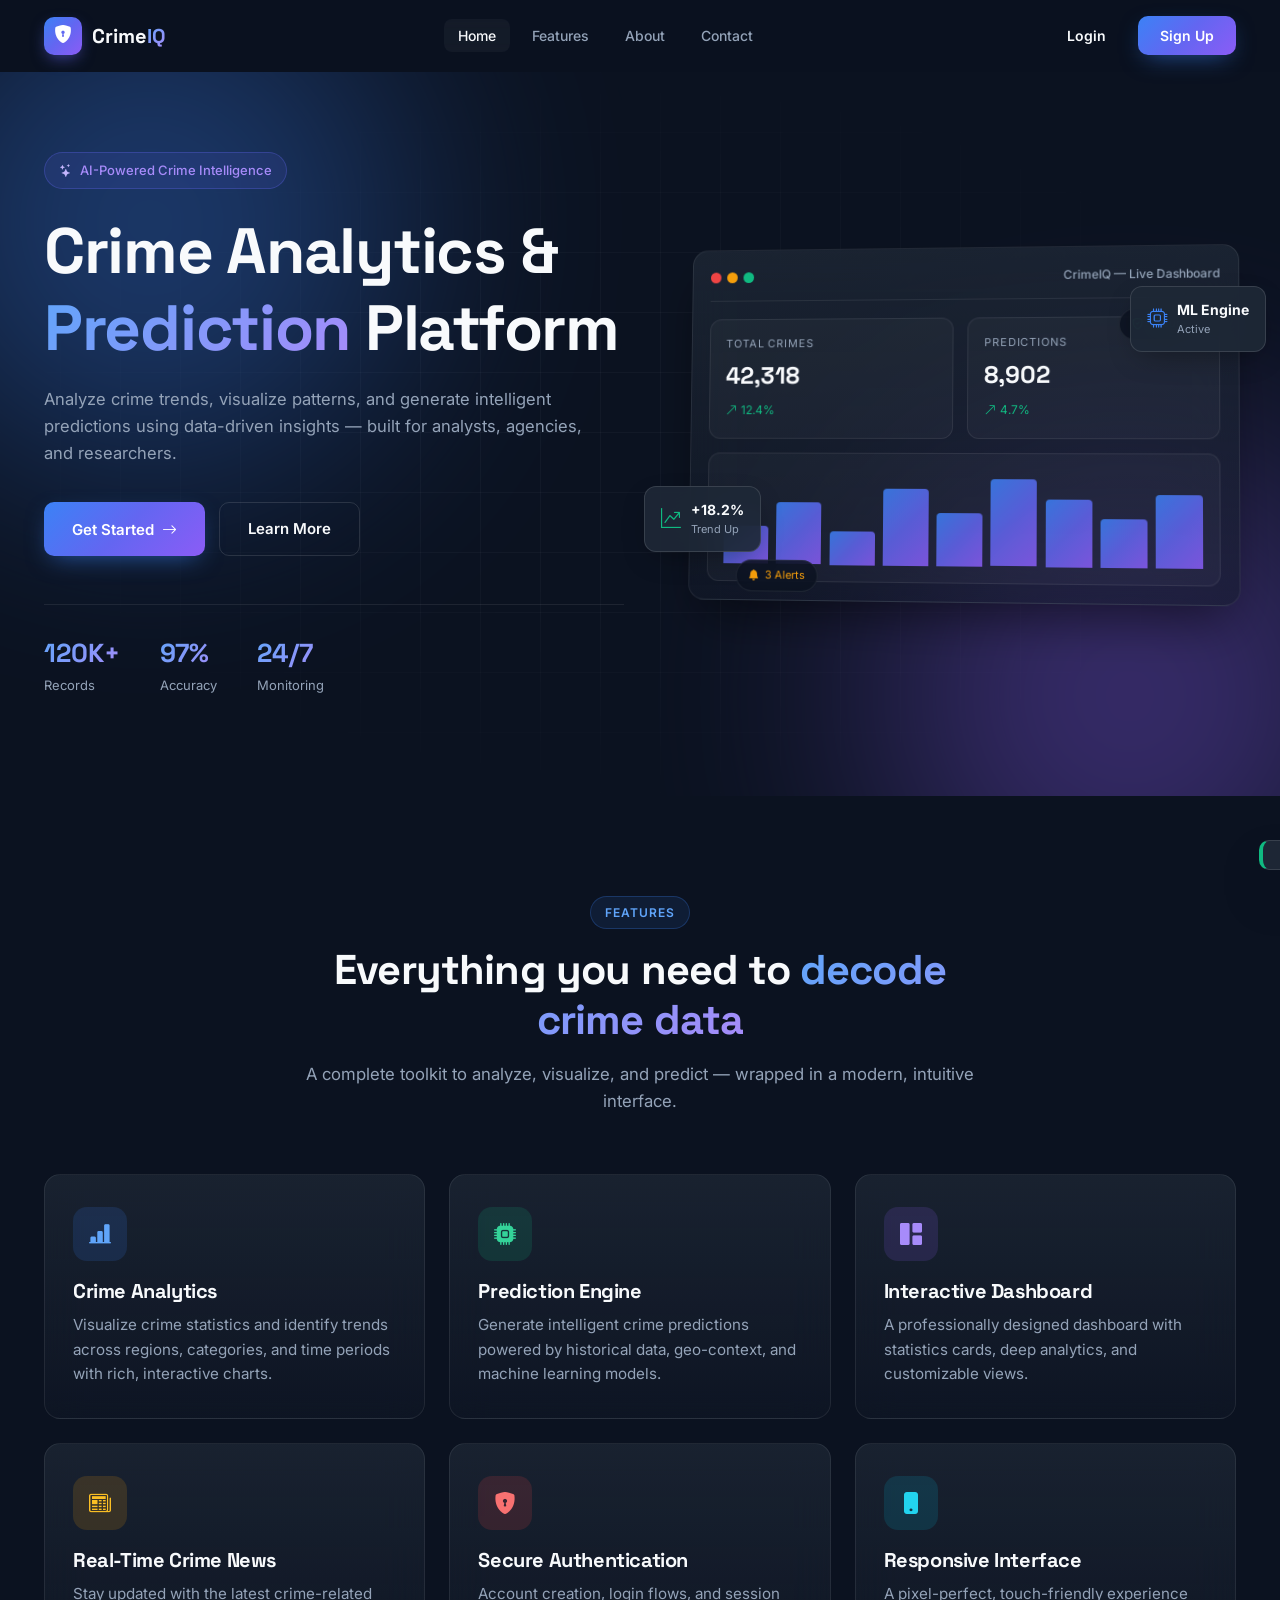
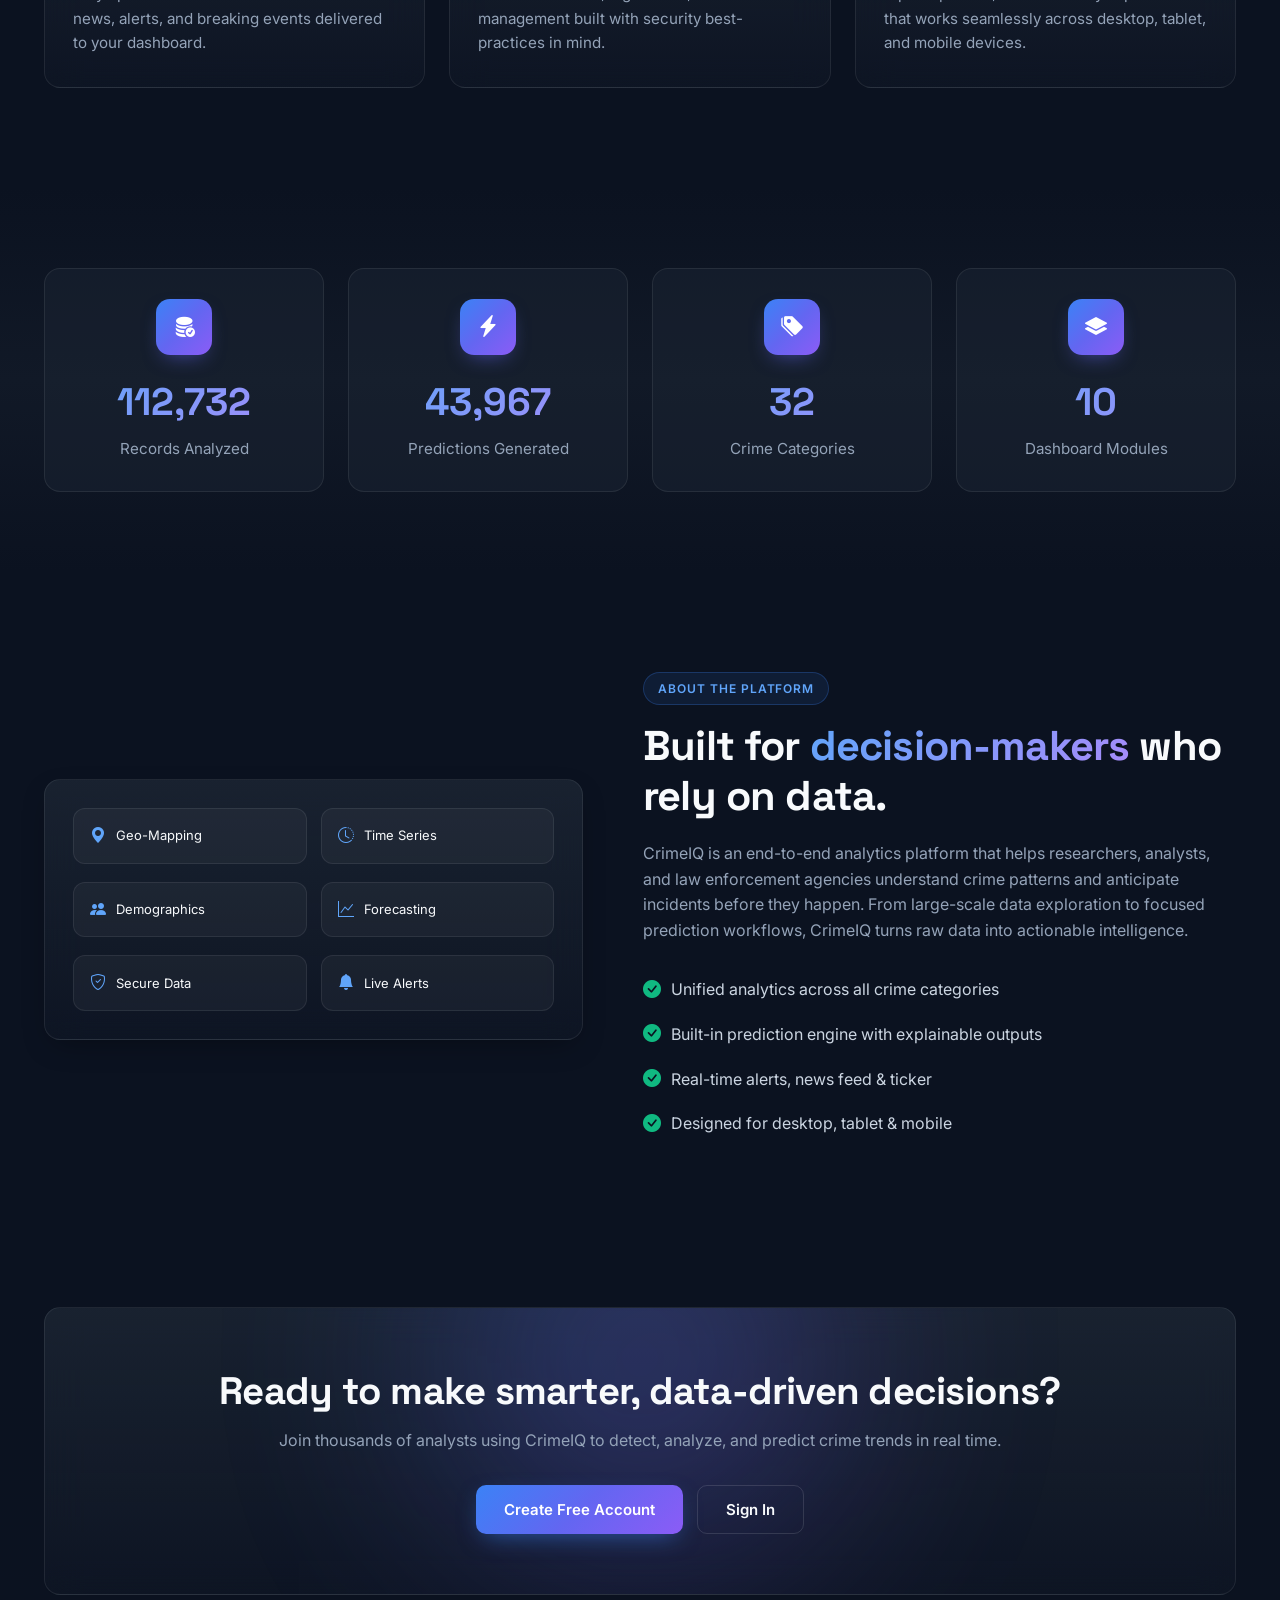
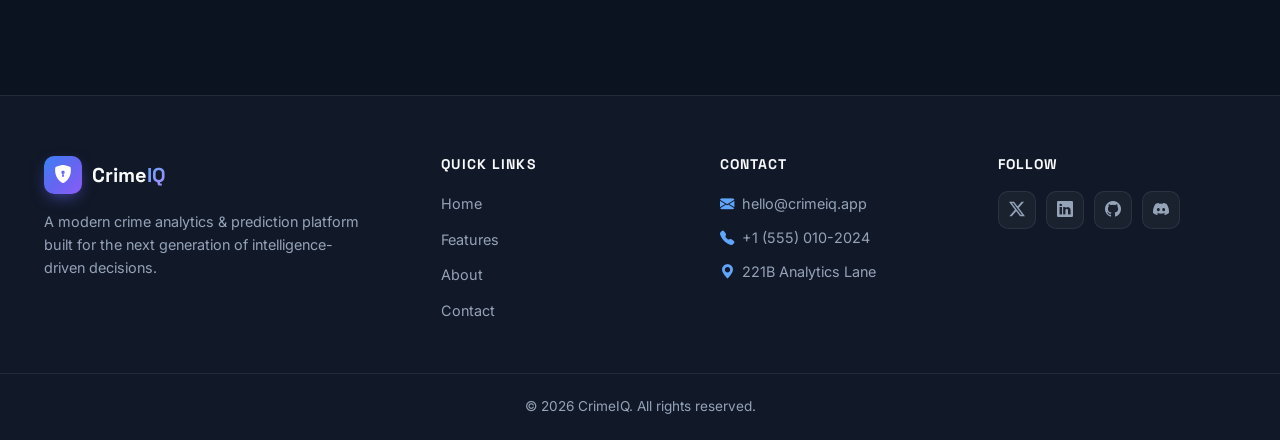
<file: index.html>
<!DOCTYPE html>
<html lang="en">
<head>
  <meta charset="UTF-8" />
  <meta name="viewport" content="width=device-width, initial-scale=1.0" />
  <title>CrimeIQ — Crime Analytics & Prediction Platform</title>
  <link rel="stylesheet" href="/styles/index.css" />
  <link rel="preconnect" href="https://fonts.googleapis.com">
  <link rel="preconnect" href="https://fonts.gstatic.com" crossorigin>
  <link href="https://fonts.googleapis.com/css2?family=Inter:wght@300;400;500;600;700;800&family=Space+Grotesk:wght@500;600;700&display=swap" rel="stylesheet">
  <link rel="stylesheet" href="https://cdn.jsdelivr.net/npm/bootstrap-icons@1.11.3/font/bootstrap-icons.css">
  <link rel="stylesheet" href="https://unpkg.com/aos@2.3.4/dist/aos.css" />
</head>
<body>

  <!-- ===================== NAVBAR ===================== -->
  <nav class="navbar" id="navbar">
    <div class="nav-container">
      <a href="#home" class="brand">
        <span class="brand-icon"><i class="bi bi-shield-lock-fill"></i></span>
        <span class="brand-name">Crime<span>IQ</span></span>
      </a>

      <ul class="nav-links" id="navLinks">
        <li><a href="#home" class="nav-link active">Home</a></li>
        <li><a href="#features" class="nav-link">Features</a></li>
        <li><a href="#about" class="nav-link">About</a></li>
        <li><a href="#contact" class="nav-link">Contact</a></li>
      </ul>

      <div class="nav-actions">
        <button class="btn btn-ghost" id="openLoginBtn">Login</button>
        <button class="btn btn-primary" id="openSignupBtn">Sign Up</button>
        <button class="hamburger" id="hamburger" aria-label="menu">
          <i class="bi bi-list"></i>
        </button>
      </div>
    </div>
  </nav>

  <!-- ===================== HERO ===================== -->
  <header class="hero" id="home">
    <div class="hero-bg">
      <div class="grid-overlay"></div>
      <div class="glow glow-1"></div>
      <div class="glow glow-2"></div>
    </div>

    <div class="container hero-container">
      <div class="hero-content" data-aos="fade-right">
        <span class="hero-badge">
          <i class="bi bi-stars"></i> AI-Powered Crime Intelligence
        </span>
        <h1 class="hero-title">
          Crime Analytics & <span class="gradient-text">Prediction</span> Platform
        </h1>
        <p class="hero-sub">
          Analyze crime trends, visualize patterns, and generate intelligent predictions using data-driven insights — built for analysts, agencies, and researchers.
        </p>
        <div class="hero-buttons">
          <button class="btn btn-primary btn-lg" id="heroStartBtn">
            Get Started <i class="bi bi-arrow-right"></i>
          </button>
          <a href="#features" class="btn btn-outline btn-lg">
            Learn More
          </a>
        </div>

        <div class="hero-stats">
          <div>
            <strong>120K+</strong>
            <span>Records</span>
          </div>
          <div>
            <strong>97%</strong>
            <span>Accuracy</span>
          </div>
          <div>
            <strong>24/7</strong>
            <span>Monitoring</span>
          </div>
        </div>
      </div>

      <div class="hero-visual" data-aos="fade-left">
        <div class="dashboard-mock glass">
          <div class="mock-header">
            <div class="dots">
              <span></span><span></span><span></span>
            </div>
            <div class="mock-title">CrimeIQ — Live Dashboard</div>
          </div>
          <div class="mock-body">
            <div class="mock-card mock-card-1">
              <div class="mock-card-label">Total Crimes</div>
              <div class="mock-card-value">42,318</div>
              <div class="mock-trend up"><i class="bi bi-arrow-up-right"></i> 12.4%</div>
            </div>
            <div class="mock-card mock-card-2">
              <div class="mock-card-label">Predictions</div>
              <div class="mock-card-value">8,902</div>
              <div class="mock-trend up"><i class="bi bi-arrow-up-right"></i> 4.7%</div>
            </div>
            <div class="mock-chart">
              <div class="bars">
                <span style="--h: 40%"></span>
                <span style="--h: 65%"></span>
                <span style="--h: 35%"></span>
                <span style="--h: 80%"></span>
                <span style="--h: 55%"></span>
                <span style="--h: 90%"></span>
                <span style="--h: 70%"></span>
                <span style="--h: 50%"></span>
                <span style="--h: 75%"></span>
              </div>
            </div>
            <div class="mock-pill mock-pill-1"><i class="bi bi-shield-check"></i> Secure</div>
            <div class="mock-pill mock-pill-2"><i class="bi bi-bell-fill"></i> 3 Alerts</div>
          </div>
        </div>
        <div class="floating-card floating-1">
          <i class="bi bi-graph-up-arrow"></i>
          <div>
            <strong>+18.2%</strong>
            <span>Trend Up</span>
          </div>
        </div>
        <div class="floating-card floating-2">
          <i class="bi bi-cpu"></i>
          <div>
            <strong>ML Engine</strong>
            <span>Active</span>
          </div>
        </div>
      </div>
    </div>
  </header>

  <!-- ===================== FEATURES ===================== -->
  <section class="section" id="features">
    <div class="container">
      <div class="section-head" data-aos="fade-up">
        <span class="eyebrow">Features</span>
        <h2 class="section-title">Everything you need to <span class="gradient-text">decode crime data</span></h2>
        <p class="section-sub">A complete toolkit to analyze, visualize, and predict — wrapped in a modern, intuitive interface.</p>
      </div>

      <div class="features-grid">
        <div class="feature-card glass" data-aos="fade-up" data-aos-delay="0">
          <div class="feature-icon icon-blue"><i class="bi bi-bar-chart-line-fill"></i></div>
          <h3>Crime Analytics</h3>
          <p>Visualize crime statistics and identify trends across regions, categories, and time periods with rich, interactive charts.</p>
        </div>
        <div class="feature-card glass" data-aos="fade-up" data-aos-delay="100">
          <div class="feature-icon icon-green"><i class="bi bi-cpu-fill"></i></div>
          <h3>Prediction Engine</h3>
          <p>Generate intelligent crime predictions powered by historical data, geo-context, and machine learning models.</p>
        </div>
        <div class="feature-card glass" data-aos="fade-up" data-aos-delay="200">
          <div class="feature-icon icon-purple"><i class="bi bi-grid-1x2-fill"></i></div>
          <h3>Interactive Dashboard</h3>
          <p>A professionally designed dashboard with statistics cards, deep analytics, and customizable views.</p>
        </div>
        <div class="feature-card glass" data-aos="fade-up" data-aos-delay="0">
          <div class="feature-icon icon-orange"><i class="bi bi-newspaper"></i></div>
          <h3>Real-Time Crime News</h3>
          <p>Stay updated with the latest crime-related news, alerts, and breaking events delivered to your dashboard.</p>
        </div>
        <div class="feature-card glass" data-aos="fade-up" data-aos-delay="100">
          <div class="feature-icon icon-red"><i class="bi bi-shield-lock-fill"></i></div>
          <h3>Secure Authentication</h3>
          <p>Account creation, login flows, and session management built with security best-practices in mind.</p>
        </div>
        <div class="feature-card glass" data-aos="fade-up" data-aos-delay="200">
          <div class="feature-icon icon-cyan"><i class="bi bi-phone-fill"></i></div>
          <h3>Responsive Interface</h3>
          <p>A pixel-perfect, touch-friendly experience that works seamlessly across desktop, tablet, and mobile devices.</p>
        </div>
      </div>
    </div>
  </section>

  <!-- ===================== STATISTICS ===================== -->
  <section class="section stats-section">
    <div class="container">
      <div class="stats-grid">
        <div class="stat-block" data-aos="zoom-in">
          <div class="stat-icon"><i class="bi bi-database-fill-check"></i></div>
          <div class="stat-num" data-target="125430">0</div>
          <div class="stat-label">Records Analyzed</div>
        </div>
        <div class="stat-block" data-aos="zoom-in" data-aos-delay="100">
          <div class="stat-icon"><i class="bi bi-lightning-charge-fill"></i></div>
          <div class="stat-num" data-target="48920">0</div>
          <div class="stat-label">Predictions Generated</div>
        </div>
        <div class="stat-block" data-aos="zoom-in" data-aos-delay="200">
          <div class="stat-icon"><i class="bi bi-tags-fill"></i></div>
          <div class="stat-num" data-target="36">0</div>
          <div class="stat-label">Crime Categories</div>
        </div>
        <div class="stat-block" data-aos="zoom-in" data-aos-delay="300">
          <div class="stat-icon"><i class="bi bi-layers-fill"></i></div>
          <div class="stat-num" data-target="12">0</div>
          <div class="stat-label">Dashboard Modules</div>
        </div>
      </div>
    </div>
  </section>

  <!-- ===================== ABOUT ===================== -->
  <section class="section" id="about">
    <div class="container about-grid">
      <div class="about-visual" data-aos="fade-right">
        <div class="about-illustration glass">
          <div class="about-row">
            <div class="about-chip"><i class="bi bi-geo-alt-fill"></i> Geo-Mapping</div>
            <div class="about-chip"><i class="bi bi-clock-history"></i> Time Series</div>
          </div>
          <div class="about-row">
            <div class="about-chip"><i class="bi bi-people-fill"></i> Demographics</div>
            <div class="about-chip"><i class="bi bi-graph-up"></i> Forecasting</div>
          </div>
          <div class="about-row">
            <div class="about-chip"><i class="bi bi-shield-check"></i> Secure Data</div>
            <div class="about-chip"><i class="bi bi-bell-fill"></i> Live Alerts</div>
          </div>
        </div>
      </div>
      <div class="about-content" data-aos="fade-left">
        <span class="eyebrow">About the Platform</span>
        <h2 class="section-title">Built for <span class="gradient-text">decision-makers</span> who rely on data.</h2>
        <p>
          CrimeIQ is an end-to-end analytics platform that helps researchers, analysts, and law enforcement agencies understand crime patterns and anticipate incidents before they happen. From large-scale data exploration to focused prediction workflows, CrimeIQ turns raw data into actionable intelligence.
        </p>
        <ul class="about-list">
          <li><i class="bi bi-check-circle-fill"></i> Unified analytics across all crime categories</li>
          <li><i class="bi bi-check-circle-fill"></i> Built-in prediction engine with explainable outputs</li>
          <li><i class="bi bi-check-circle-fill"></i> Real-time alerts, news feed & ticker</li>
          <li><i class="bi bi-check-circle-fill"></i> Designed for desktop, tablet & mobile</li>
        </ul>
      </div>
    </div>
  </section>

  <!-- ===================== CTA ===================== -->
  <section class="cta-section" id="contact">
    <div class="container">
      <div class="cta-box glass" data-aos="zoom-in">
        <div class="cta-glow"></div>
        <h2>Ready to make smarter, data-driven decisions?</h2>
        <p>Join thousands of analysts using CrimeIQ to detect, analyze, and predict crime trends in real time.</p>
        <div class="cta-buttons">
          <button class="btn btn-primary btn-lg" id="ctaSignupBtn">Create Free Account</button>
          <button class="btn btn-outline btn-lg" id="ctaLoginBtn">Sign In</button>
        </div>
      </div>
    </div>
  </section>

  <!-- ===================== FOOTER ===================== -->
  <footer class="footer">
    <div class="container footer-grid">
      <div>
        <a href="#home" class="brand">
          <span class="brand-icon"><i class="bi bi-shield-lock-fill"></i></span>
          <span class="brand-name">Crime<span>IQ</span></span>
        </a>
        <p class="footer-about">A modern crime analytics & prediction platform built for the next generation of intelligence-driven decisions.</p>
      </div>
      <div>
        <h4>Quick Links</h4>
        <ul>
          <li><a href="#home">Home</a></li>
          <li><a href="#features">Features</a></li>
          <li><a href="#about">About</a></li>
          <li><a href="#contact">Contact</a></li>
        </ul>
      </div>
      <div>
        <h4>Contact</h4>
        <ul class="footer-contact">
          <li><i class="bi bi-envelope-fill"></i> hello@crimeiq.app</li>
          <li><i class="bi bi-telephone-fill"></i> +1 (555) 010-2024</li>
          <li><i class="bi bi-geo-alt-fill"></i> 221B Analytics Lane</li>
        </ul>
      </div>
      <div>
        <h4>Follow</h4>
        <div class="socials">
          <a href="#" aria-label="Twitter"><i class="bi bi-twitter-x"></i></a>
          <a href="#" aria-label="LinkedIn"><i class="bi bi-linkedin"></i></a>
          <a href="#" aria-label="Github"><i class="bi bi-github"></i></a>
          <a href="#" aria-label="Discord"><i class="bi bi-discord"></i></a>
        </div>
      </div>
    </div>
    <div class="footer-bottom">
      <p>© <span id="year"></span> CrimeIQ. All rights reserved.</p>
    </div>
  </footer>

  <!-- ===================== AUTH MODAL ===================== -->
  <div class="modal-overlay" id="authModal" aria-hidden="true">
    <div class="modal glass" role="dialog" aria-modal="true">
      <button class="modal-close" id="closeModalBtn" aria-label="Close"><i class="bi bi-x-lg"></i></button>

      <div class="modal-tabs">
        <button class="modal-tab active" data-tab="login">Login</button>
        <button class="modal-tab" data-tab="signup">Sign Up</button>
      </div>

      <!-- LOGIN FORM -->
      <form id="loginForm" class="auth-form active" novalidate>
        <div class="form-head">
          <h3>Welcome back 👋</h3>
          <p>Sign in to continue to your dashboard.</p>
        </div>

        <div class="form-group">
          <label>Email</label>
          <div class="input-wrap">
            <i class="bi bi-envelope-fill"></i>
            <input type="email" id="loginEmail" placeholder="you@example.com" required />
          </div>
        </div>
        <div class="form-group">
          <label>Password</label>
          <div class="input-wrap">
            <i class="bi bi-lock-fill"></i>
            <input type="password" id="loginPassword" placeholder="••••••••" required />
            <button type="button" class="toggle-pass" data-target="loginPassword"><i class="bi bi-eye"></i></button>
          </div>
        </div>

        <div class="form-options">
          <label class="checkbox"><input type="checkbox" /> <span>Remember me</span></label>
          <a href="#" class="forgot">Forgot password?</a>
        </div>

        <div class="form-msg" id="loginMsg"></div>

        <button type="submit" class="btn btn-primary btn-block">Login <i class="bi bi-arrow-right"></i></button>
        <p class="switch-text">Don't have an account? <a href="#" class="switch-to" data-tab="signup">Sign up</a></p>
      </form>

      <!-- SIGNUP FORM -->
      <form id="signupForm" class="auth-form" novalidate>
        <div class="form-head">
          <h3>Create your account</h3>
          <p>Start exploring crime intelligence in minutes.</p>
        </div>

        <div class="form-group">
          <label>Full Name</label>
          <div class="input-wrap">
            <i class="bi bi-person-fill"></i>
            <input type="text" id="signupName" placeholder="Jane Doe" required />
          </div>
        </div>
        <div class="form-group">
          <label>Email</label>
          <div class="input-wrap">
            <i class="bi bi-envelope-fill"></i>
            <input type="email" id="signupEmail" placeholder="you@example.com" required />
          </div>
        </div>
        <div class="form-row">
          <div class="form-group">
            <label>Password</label>
            <div class="input-wrap">
              <i class="bi bi-lock-fill"></i>
              <input type="password" id="signupPassword" placeholder="••••••••" required />
              <button type="button" class="toggle-pass" data-target="signupPassword"><i class="bi bi-eye"></i></button>
            </div>
          </div>
          <div class="form-group">
            <label>Confirm</label>
            <div class="input-wrap">
              <i class="bi bi-shield-lock-fill"></i>
              <input type="password" id="signupConfirm" placeholder="••••••••" required />
            </div>
          </div>
        </div>

        <div class="form-msg" id="signupMsg"></div>

        <button type="submit" class="btn btn-primary btn-block">Create Account <i class="bi bi-arrow-right"></i></button>
        <p class="switch-text">Already have an account? <a href="#" class="switch-to" data-tab="login">Login</a></p>
      </form>
    </div>
  </div>

  <!-- Toast -->
  <div class="toast" id="toast"></div>

  <script src="https://unpkg.com/aos@2.3.4/dist/aos.js"></script>
  <script src="/scripts/index.js"></script>
</body>
</html>
</file>
<file: styles/index.css>
/* ============= ROOT & RESET ============= */
:root {
  --bg: #0B1220;
  --bg-2: #111827;
  --card: #1F2937;
  --card-2: #182236;
  --border: rgba(255, 255, 255, 0.08);
  --border-2: rgba(255, 255, 255, 0.12);
  --text: #F8FAFC;
  --muted: #94A3B8;
  --accent: #3B82F6;
  --accent-2: #6366F1;
  --success: #10B981;
  --warning: #F59E0B;
  --danger: #EF4444;
  --radius: 16px;
  --radius-sm: 10px;
  --shadow-lg: 0 25px 50px -12px rgba(0,0,0,0.5);
  --shadow-md: 0 10px 30px -10px rgba(0,0,0,0.4);
  --grad-primary: linear-gradient(135deg, #3B82F6 0%, #6366F1 50%, #8B5CF6 100%);
  --grad-text: linear-gradient(135deg, #60A5FA 0%, #A78BFA 100%);
  --trans: 0.3s cubic-bezier(0.4, 0, 0.2, 1);
}

* { margin: 0; padding: 0; box-sizing: border-box; }

html { scroll-behavior: smooth; }

body {
  font-family: 'Inter', system-ui, -apple-system, sans-serif;
  background: var(--bg);
  color: var(--text);
  line-height: 1.6;
  overflow-x: hidden;
  -webkit-font-smoothing: antialiased;
}

h1, h2, h3, h4 { font-family: 'Space Grotesk', 'Inter', sans-serif; letter-spacing: -0.02em; line-height: 1.2; }

a { color: inherit; text-decoration: none; }
ul { list-style: none; }
img, svg { display: block; max-width: 100%; }

.container { width: 100%; max-width: 1240px; margin: 0 auto; padding: 0 24px; }

/* ============= UTILS ============= */
.glass {
  background: linear-gradient(180deg, rgba(31, 41, 55, 0.7), rgba(17, 24, 39, 0.55));
  backdrop-filter: blur(20px);
  -webkit-backdrop-filter: blur(20px);
  border: 1px solid var(--border);
  border-radius: var(--radius);
}

.gradient-text {
  background: var(--grad-text);
  -webkit-background-clip: text;
  background-clip: text;
  -webkit-text-fill-color: transparent;
}

.eyebrow {
  display: inline-block;
  padding: 6px 14px;
  background: rgba(59, 130, 246, 0.1);
  color: #60A5FA;
  border: 1px solid rgba(59, 130, 246, 0.25);
  border-radius: 999px;
  font-size: 12px;
  font-weight: 600;
  letter-spacing: 0.08em;
  text-transform: uppercase;
  margin-bottom: 16px;
}

/* ============= BUTTONS ============= */
.btn {
  display: inline-flex;
  align-items: center;
  justify-content: center;
  gap: 8px;
  padding: 11px 22px;
  font-family: inherit;
  font-size: 14px;
  font-weight: 600;
  border: none;
  border-radius: var(--radius-sm);
  cursor: pointer;
  transition: var(--trans);
  white-space: nowrap;
  text-decoration: none;
}

.btn-lg { padding: 14px 28px; font-size: 15px; }
.btn-block { width: 100%; }

.btn-primary {
  background: var(--grad-primary);
  color: #fff;
  box-shadow: 0 8px 24px -8px rgba(59, 130, 246, 0.6);
}
.btn-primary:hover { transform: translateY(-2px); box-shadow: 0 14px 30px -8px rgba(99, 102, 241, 0.7); }

.btn-outline {
  background: transparent;
  color: var(--text);
  border: 1px solid var(--border-2);
}
.btn-outline:hover { background: rgba(255,255,255,0.05); border-color: var(--accent); color: #60A5FA; }

.btn-ghost {
  background: transparent;
  color: var(--text);
}
.btn-ghost:hover { color: #60A5FA; }

/* ============= NAVBAR ============= */
.navbar {
  position: sticky;
  top: 0;
  z-index: 100;
  background: rgba(11, 18, 32, 0.7);
  backdrop-filter: blur(20px);
  -webkit-backdrop-filter: blur(20px);
  border-bottom: 1px solid transparent;
  transition: var(--trans);
}
.navbar.scrolled {
  background: rgba(11, 18, 32, 0.92);
  border-bottom-color: var(--border);
}

.nav-container {
  max-width: 1240px;
  margin: 0 auto;
  padding: 16px 24px;
  display: flex;
  align-items: center;
  justify-content: space-between;
  gap: 24px;
}

.brand { display: flex; align-items: center; gap: 10px; font-weight: 700; }
.brand-icon {
  width: 38px; height: 38px;
  display: grid; place-items: center;
  background: var(--grad-primary);
  border-radius: 10px;
  color: #fff;
  font-size: 18px;
  box-shadow: 0 6px 16px -4px rgba(99, 102, 241, 0.6);
}
.brand-name { font-family: 'Space Grotesk'; font-size: 20px; }
.brand-name span { background: var(--grad-text); -webkit-background-clip: text; -webkit-text-fill-color: transparent; }

.nav-links { display: flex; gap: 8px; }
.nav-link {
  padding: 8px 14px;
  font-size: 14px;
  font-weight: 500;
  color: var(--muted);
  border-radius: 8px;
  transition: var(--trans);
}
.nav-link:hover, .nav-link.active { color: var(--text); background: rgba(255,255,255,0.04); }

.nav-actions { display: flex; align-items: center; gap: 10px; }
.hamburger {
  display: none;
  background: transparent;
  border: 1px solid var(--border);
  color: var(--text);
  font-size: 22px;
  width: 42px; height: 42px;
  border-radius: 10px;
  cursor: pointer;
}

/* ============= HERO ============= */
.hero {
  position: relative;
  padding: 80px 0 100px;
  overflow: hidden;
}

.hero-bg { position: absolute; inset: 0; z-index: 0; pointer-events: none; }
.grid-overlay {
  position: absolute; inset: 0;
  background-image:
    linear-gradient(rgba(255,255,255,0.03) 1px, transparent 1px),
    linear-gradient(90deg, rgba(255,255,255,0.03) 1px, transparent 1px);
  background-size: 60px 60px;
  mask-image: radial-gradient(ellipse at center, black 30%, transparent 75%);
  -webkit-mask-image: radial-gradient(ellipse at center, black 30%, transparent 75%);
}
.glow {
  position: absolute;
  border-radius: 50%;
  filter: blur(120px);
  opacity: 0.35;
}
.glow-1 { width: 500px; height: 500px; background: #3B82F6; top: -100px; left: -100px; }
.glow-2 { width: 500px; height: 500px; background: #8B5CF6; bottom: -150px; right: -100px; }

.hero-container {
  position: relative; z-index: 1;
  display: grid;
  grid-template-columns: 1.05fr 1fr;
  gap: 60px;
  align-items: center;
}

.hero-badge {
  display: inline-flex;
  align-items: center;
  gap: 8px;
  padding: 7px 14px;
  border-radius: 999px;
  background: rgba(99, 102, 241, 0.12);
  border: 1px solid rgba(99, 102, 241, 0.3);
  color: #A78BFA;
  font-size: 13px;
  font-weight: 500;
  margin-bottom: 24px;
}
.hero-badge i { color: #C4B5FD; }

.hero-title {
  font-size: clamp(2.4rem, 5.5vw, 4rem);
  font-weight: 700;
  margin-bottom: 20px;
}

.hero-sub {
  font-size: clamp(1rem, 1.3vw, 1.125rem);
  color: var(--muted);
  max-width: 560px;
  margin-bottom: 36px;
}

.hero-buttons { display: flex; gap: 14px; flex-wrap: wrap; margin-bottom: 48px; }

.hero-stats {
  display: flex;
  gap: 40px;
  padding-top: 28px;
  border-top: 1px solid var(--border);
}
.hero-stats > div { display: flex; flex-direction: column; }
.hero-stats strong {
  font-family: 'Space Grotesk';
  font-size: 26px;
  background: var(--grad-text);
  -webkit-background-clip: text;
  -webkit-text-fill-color: transparent;
}
.hero-stats span { font-size: 13px; color: var(--muted); }

/* Hero visual */
.hero-visual { position: relative; }
.dashboard-mock {
  padding: 18px;
  position: relative;
  box-shadow: var(--shadow-lg);
  transform: perspective(1500px) rotateY(-6deg) rotateX(3deg);
  transition: transform 0.6s ease;
}
.dashboard-mock:hover { transform: perspective(1500px) rotateY(-3deg) rotateX(1deg); }

.mock-header {
  display: flex; align-items: center; justify-content: space-between;
  padding-bottom: 14px;
  border-bottom: 1px solid var(--border);
  margin-bottom: 18px;
}
.dots { display: flex; gap: 6px; }
.dots span { width: 11px; height: 11px; border-radius: 50%; background: var(--card); }
.dots span:nth-child(1) { background: #EF4444; }
.dots span:nth-child(2) { background: #F59E0B; }
.dots span:nth-child(3) { background: #10B981; }
.mock-title { font-size: 12px; color: var(--muted); font-weight: 500; }

.mock-body {
  display: grid;
  grid-template-columns: 1fr 1fr;
  grid-gap: 14px;
  position: relative;
}
.mock-card {
  padding: 16px;
  background: rgba(255,255,255,0.03);
  border: 1px solid var(--border);
  border-radius: 12px;
}
.mock-card-label { font-size: 11px; color: var(--muted); text-transform: uppercase; letter-spacing: 0.08em; }
.mock-card-value { font-family: 'Space Grotesk'; font-size: 24px; margin-top: 4px; font-weight: 700; }
.mock-trend { font-size: 12px; margin-top: 6px; display: inline-flex; align-items: center; gap: 4px; }
.mock-trend.up { color: var(--success); }

.mock-chart {
  grid-column: 1 / -1;
  padding: 16px;
  background: rgba(255,255,255,0.03);
  border: 1px solid var(--border);
  border-radius: 12px;
  height: 130px;
}
.bars {
  display: flex;
  gap: 8px;
  align-items: flex-end;
  height: 100%;
}
.bars span {
  flex: 1;
  background: var(--grad-primary);
  border-radius: 4px 4px 0 0;
  height: var(--h);
  opacity: 0.85;
  transition: opacity 0.3s ease;
  animation: barRise 1.2s ease forwards;
  transform-origin: bottom;
}
.bars span:hover { opacity: 1; }

@keyframes barRise {
  from { transform: scaleY(0); }
  to { transform: scaleY(1); }
}

.mock-pill {
  position: absolute;
  padding: 6px 12px;
  background: rgba(11, 18, 32, 0.85);
  border: 1px solid var(--border);
  border-radius: 999px;
  font-size: 11px;
  display: inline-flex; align-items: center; gap: 6px;
  backdrop-filter: blur(10px);
}
.mock-pill-1 { top: -8px; right: 20px; color: #10B981; }
.mock-pill-2 { bottom: -10px; left: 30px; color: #F59E0B; }

.floating-card {
  position: absolute;
  background: rgba(31, 41, 55, 0.9);
  backdrop-filter: blur(20px);
  border: 1px solid var(--border-2);
  padding: 12px 16px;
  border-radius: 12px;
  display: flex; align-items: center; gap: 10px;
  box-shadow: var(--shadow-md);
  animation: floaty 4s ease-in-out infinite;
}
.floating-card i { font-size: 20px; }
.floating-card div { display: flex; flex-direction: column; }
.floating-card strong { font-size: 14px; }
.floating-card span { font-size: 11px; color: var(--muted); }
.floating-1 { bottom: 50px; left: -40px; animation-delay: 0s; }
.floating-1 i { color: var(--success); }
.floating-2 { top: 40px; right: -30px; animation-delay: 1.5s; }
.floating-2 i { color: var(--accent); }

@keyframes floaty {
  0%, 100% { transform: translateY(0); }
  50% { transform: translateY(-12px); }
}

/* ============= SECTION ============= */
.section { padding: 100px 0; position: relative; }

.section-head { text-align: center; max-width: 720px; margin: 0 auto 60px; }
.section-title { font-size: clamp(1.8rem, 3.5vw, 2.6rem); margin-bottom: 16px; }
.section-sub { color: var(--muted); font-size: 1.05rem; }

/* ============= FEATURES ============= */
.features-grid {
  display: grid;
  grid-template-columns: repeat(auto-fit, minmax(300px, 1fr));
  gap: 24px;
}
.feature-card {
  padding: 32px 28px;
  transition: var(--trans);
  position: relative;
  overflow: hidden;
}
.feature-card::before {
  content: "";
  position: absolute;
  inset: 0;
  background: radial-gradient(circle at 50% 0%, rgba(59,130,246,0.15), transparent 60%);
  opacity: 0;
  transition: var(--trans);
}
.feature-card:hover { transform: translateY(-6px); border-color: var(--border-2); }
.feature-card:hover::before { opacity: 1; }

.feature-icon {
  width: 54px; height: 54px;
  border-radius: 14px;
  display: grid; place-items: center;
  font-size: 22px;
  margin-bottom: 18px;
  position: relative;
  z-index: 1;
}
.icon-blue { background: rgba(59,130,246,0.15); color: #60A5FA; }
.icon-green { background: rgba(16,185,129,0.15); color: #34D399; }
.icon-purple { background: rgba(139,92,246,0.15); color: #A78BFA; }
.icon-orange { background: rgba(245,158,11,0.15); color: #FBBF24; }
.icon-red { background: rgba(239,68,68,0.15); color: #F87171; }
.icon-cyan { background: rgba(6,182,212,0.15); color: #22D3EE; }

.feature-card h3 { font-size: 1.25rem; margin-bottom: 10px; position: relative; z-index: 1; }
.feature-card p { color: var(--muted); font-size: 0.95rem; position: relative; z-index: 1; }

/* ============= STATS ============= */
.stats-section {
  padding: 80px 0;
  background: linear-gradient(180deg, transparent, rgba(31,41,55,0.3), transparent);
}
.stats-grid {
  display: grid;
  grid-template-columns: repeat(auto-fit, minmax(220px, 1fr));
  gap: 24px;
  text-align: center;
}
.stat-block {
  padding: 30px 20px;
  background: rgba(31,41,55,0.4);
  border: 1px solid var(--border);
  border-radius: var(--radius);
  transition: var(--trans);
}
.stat-block:hover { transform: translateY(-4px); border-color: rgba(59,130,246,0.4); }
.stat-icon {
  width: 56px; height: 56px;
  margin: 0 auto 16px;
  display: grid; place-items: center;
  border-radius: 14px;
  background: var(--grad-primary);
  color: #fff;
  font-size: 22px;
  box-shadow: 0 8px 20px -8px rgba(99,102,241,0.6);
}
.stat-num {
  font-family: 'Space Grotesk';
  font-size: 2.4rem;
  font-weight: 700;
  background: var(--grad-text);
  -webkit-background-clip: text;
  -webkit-text-fill-color: transparent;
  margin-bottom: 4px;
}
.stat-label { color: var(--muted); font-size: 0.95rem; }

/* ============= ABOUT ============= */
.about-grid {
  display: grid;
  grid-template-columns: 1fr 1.1fr;
  gap: 60px;
  align-items: center;
}
.about-illustration {
  padding: 28px;
  display: flex; flex-direction: column; gap: 18px;
  box-shadow: var(--shadow-md);
}
.about-row { display: flex; gap: 14px; flex-wrap: wrap; }
.about-chip {
  flex: 1;
  min-width: 140px;
  padding: 14px 16px;
  background: rgba(255,255,255,0.04);
  border: 1px solid var(--border);
  border-radius: 12px;
  display: flex; align-items: center; gap: 10px;
  font-size: 13px;
  transition: var(--trans);
}
.about-chip:hover { transform: translateY(-2px); background: rgba(59,130,246,0.08); border-color: rgba(59,130,246,0.3); }
.about-chip i { color: #60A5FA; font-size: 16px; }

.about-content p { color: var(--muted); margin: 20px 0 24px; }
.about-list li {
  display: flex; align-items: center; gap: 10px;
  padding: 8px 0;
  color: #CBD5E1;
}
.about-list i { color: var(--success); font-size: 18px; }

/* ============= CTA ============= */
.cta-section { padding: 60px 0 100px; }
.cta-box {
  padding: 60px 40px;
  text-align: center;
  position: relative;
  overflow: hidden;
}
.cta-glow {
  position: absolute;
  width: 400px; height: 400px;
  background: var(--grad-primary);
  border-radius: 50%;
  filter: blur(120px);
  opacity: 0.3;
  top: -150px;
  left: 50%; transform: translateX(-50%);
  pointer-events: none;
}
.cta-box h2 {
  font-size: clamp(1.6rem, 3vw, 2.4rem);
  margin-bottom: 14px;
  position: relative;
}
.cta-box p { color: var(--muted); margin-bottom: 32px; position: relative; }
.cta-buttons { display: flex; gap: 14px; justify-content: center; flex-wrap: wrap; position: relative; }

/* ============= FOOTER ============= */
.footer {
  background: var(--bg-2);
  border-top: 1px solid var(--border);
  padding: 60px 0 0;
}
.footer-grid {
  display: grid;
  grid-template-columns: 1.5fr 1fr 1fr 1fr;
  gap: 40px;
  padding-bottom: 40px;
}
.footer-about { color: var(--muted); margin-top: 16px; font-size: 0.9rem; max-width: 320px; }
.footer h4 { font-size: 14px; text-transform: uppercase; letter-spacing: 0.08em; margin-bottom: 18px; color: var(--text); }
.footer ul li { margin-bottom: 10px; }
.footer ul li a, .footer-contact li { color: var(--muted); font-size: 0.9rem; transition: var(--trans); display: inline-flex; align-items: center; gap: 8px; }
.footer ul li a:hover { color: #60A5FA; }
.footer-contact li i { color: #60A5FA; }

.socials { display: flex; gap: 10px; }
.socials a {
  width: 38px; height: 38px;
  display: grid; place-items: center;
  background: rgba(255,255,255,0.04);
  border: 1px solid var(--border);
  border-radius: 10px;
  color: var(--muted);
  transition: var(--trans);
}
.socials a:hover { background: var(--accent); color: #fff; transform: translateY(-2px); }

.footer-bottom {
  border-top: 1px solid var(--border);
  padding: 22px 0;
  text-align: center;
  color: var(--muted);
  font-size: 0.85rem;
}

/* ============= MODAL ============= */
.modal-overlay {
  position: fixed;
  inset: 0;
  background: rgba(0,0,0,0.6);
  backdrop-filter: blur(8px);
  display: flex;
  align-items: center;
  justify-content: center;
  z-index: 1000;
  padding: 20px;
  opacity: 0;
  visibility: hidden;
  transition: opacity 0.3s ease, visibility 0.3s ease;
}
.modal-overlay.active { opacity: 1; visibility: visible; }

.modal {
  width: 100%;
  max-width: 460px;
  padding: 36px 30px;
  position: relative;
  box-shadow: var(--shadow-lg);
  transform: scale(0.95) translateY(20px);
  transition: transform 0.4s cubic-bezier(0.34, 1.56, 0.64, 1);
  max-height: 92vh;
  overflow-y: auto;
}
.modal-overlay.active .modal { transform: scale(1) translateY(0); }

.modal-close {
  position: absolute;
  top: 18px; right: 18px;
  width: 34px; height: 34px;
  background: rgba(255,255,255,0.05);
  border: 1px solid var(--border);
  border-radius: 8px;
  color: var(--muted);
  cursor: pointer;
  font-size: 14px;
  transition: var(--trans);
}
.modal-close:hover { color: var(--danger); border-color: var(--danger); }

.modal-tabs {
  display: flex;
  background: rgba(255,255,255,0.04);
  border-radius: 10px;
  padding: 4px;
  margin-bottom: 28px;
}
.modal-tab {
  flex: 1;
  padding: 10px;
  background: transparent;
  border: none;
  color: var(--muted);
  font-family: inherit;
  font-size: 14px;
  font-weight: 600;
  border-radius: 8px;
  cursor: pointer;
  transition: var(--trans);
}
.modal-tab.active { background: var(--grad-primary); color: #fff; box-shadow: 0 4px 12px -4px rgba(99,102,241,0.5); }

.auth-form { display: none; }
.auth-form.active { display: block; animation: fadeIn 0.4s ease; }

@keyframes fadeIn {
  from { opacity: 0; transform: translateY(10px); }
  to { opacity: 1; transform: translateY(0); }
}

.form-head { margin-bottom: 22px; text-align: center; }
.form-head h3 { font-size: 1.4rem; margin-bottom: 4px; }
.form-head p { color: var(--muted); font-size: 0.9rem; }

.form-group { margin-bottom: 16px; }
.form-row { display: grid; grid-template-columns: 1fr 1fr; gap: 12px; }
.form-group label {
  display: block;
  font-size: 12px;
  font-weight: 600;
  margin-bottom: 6px;
  color: var(--muted);
  text-transform: uppercase;
  letter-spacing: 0.06em;
}
.input-wrap {
  position: relative;
  display: flex;
  align-items: center;
}
.input-wrap i:first-child {
  position: absolute;
  left: 14px;
  color: var(--muted);
  font-size: 15px;
  pointer-events: none;
}
.input-wrap input {
  width: 100%;
  padding: 12px 14px 12px 42px;
  background: rgba(255,255,255,0.04);
  border: 1px solid var(--border);
  border-radius: 10px;
  color: var(--text);
  font-family: inherit;
  font-size: 14px;
  transition: var(--trans);
}
.input-wrap input:focus {
  outline: none;
  border-color: var(--accent);
  background: rgba(59,130,246,0.06);
  box-shadow: 0 0 0 4px rgba(59,130,246,0.1);
}

.toggle-pass {
  position: absolute;
  right: 10px;
  background: transparent;
  border: none;
  color: var(--muted);
  cursor: pointer;
  padding: 6px;
  font-size: 15px;
}
.toggle-pass:hover { color: var(--text); }

.form-options {
  display: flex;
  justify-content: space-between;
  align-items: center;
  margin: 4px 0 18px;
  font-size: 13px;
}
.checkbox { display: flex; align-items: center; gap: 6px; color: var(--muted); cursor: pointer; }
.checkbox input { accent-color: var(--accent); }
.forgot { color: #60A5FA; }
.forgot:hover { text-decoration: underline; }

.form-msg {
  font-size: 13px;
  padding: 0;
  margin-bottom: 0;
  min-height: 0;
  transition: var(--trans);
}
.form-msg.show {
  padding: 10px 12px;
  margin-bottom: 14px;
  border-radius: 8px;
}
.form-msg.error { background: rgba(239,68,68,0.1); border: 1px solid rgba(239,68,68,0.3); color: #FCA5A5; }
.form-msg.success { background: rgba(16,185,129,0.1); border: 1px solid rgba(16,185,129,0.3); color: #6EE7B7; }

.switch-text { text-align: center; margin-top: 18px; color: var(--muted); font-size: 13px; }
.switch-text a { color: #60A5FA; font-weight: 600; }
.switch-text a:hover { text-decoration: underline; }

/* ============= TOAST ============= */
.toast {
  position: fixed;
  bottom: 30px;
  right: 30px;
  padding: 14px 20px;
  background: rgba(31,41,55,0.95);
  backdrop-filter: blur(20px);
  border: 1px solid var(--border-2);
  border-left: 4px solid var(--success);
  border-radius: 10px;
  color: var(--text);
  font-size: 14px;
  z-index: 2000;
  box-shadow: var(--shadow-lg);
  transform: translateX(120%);
  transition: transform 0.4s cubic-bezier(0.34, 1.56, 0.64, 1);
}
.toast.show { transform: translateX(0); }
.toast.error { border-left-color: var(--danger); }

/* ============= RESPONSIVE ============= */
@media (max-width: 960px) {
  .hero-container { grid-template-columns: 1fr; gap: 80px; text-align: center; }
  .hero-sub { margin-left: auto; margin-right: auto; }
  .hero-buttons, .hero-stats { justify-content: center; }
  .hero-stats { display: flex; flex-wrap: wrap; gap: 24px; justify-content: center; }
  .about-grid { grid-template-columns: 1fr; gap: 40px; }
  .footer-grid { grid-template-columns: 1fr 1fr; }
}

@media (max-width: 720px) {
  .hamburger { display: grid; place-items: center; }
  .nav-links {
    position: absolute;
    top: 100%;
    left: 0;
    right: 0;
    flex-direction: column;
    background: rgba(11,18,32,0.98);
    backdrop-filter: blur(20px);
    padding: 20px 24px;
    border-bottom: 1px solid var(--border);
    gap: 4px;
    transform: translateY(-10px);
    opacity: 0;
    visibility: hidden;
    transition: var(--trans);
  }
  .nav-links.active { transform: translateY(0); opacity: 1; visibility: visible; }
  .nav-links li { width: 100%; }
  .nav-link { display: block; padding: 12px 14px; }
  .nav-actions .btn-ghost, .nav-actions .btn-primary { padding: 9px 16px; font-size: 13px; }
  .section { padding: 70px 0; }
  .hero { padding: 50px 0 80px; }
  .floating-card { display: none; }
  .footer-grid { grid-template-columns: 1fr; }
  .cta-box { padding: 40px 24px; }
}

@media (max-width: 480px) {
  .form-row { grid-template-columns: 1fr; }
  .modal { padding: 30px 22px; }
  .nav-actions .btn-ghost { display: none; }
  .hero-stats { gap: 18px; }
  .hero-stats strong { font-size: 22px; }
  .toast { right: 16px; left: 16px; bottom: 16px; }
}
</file>
